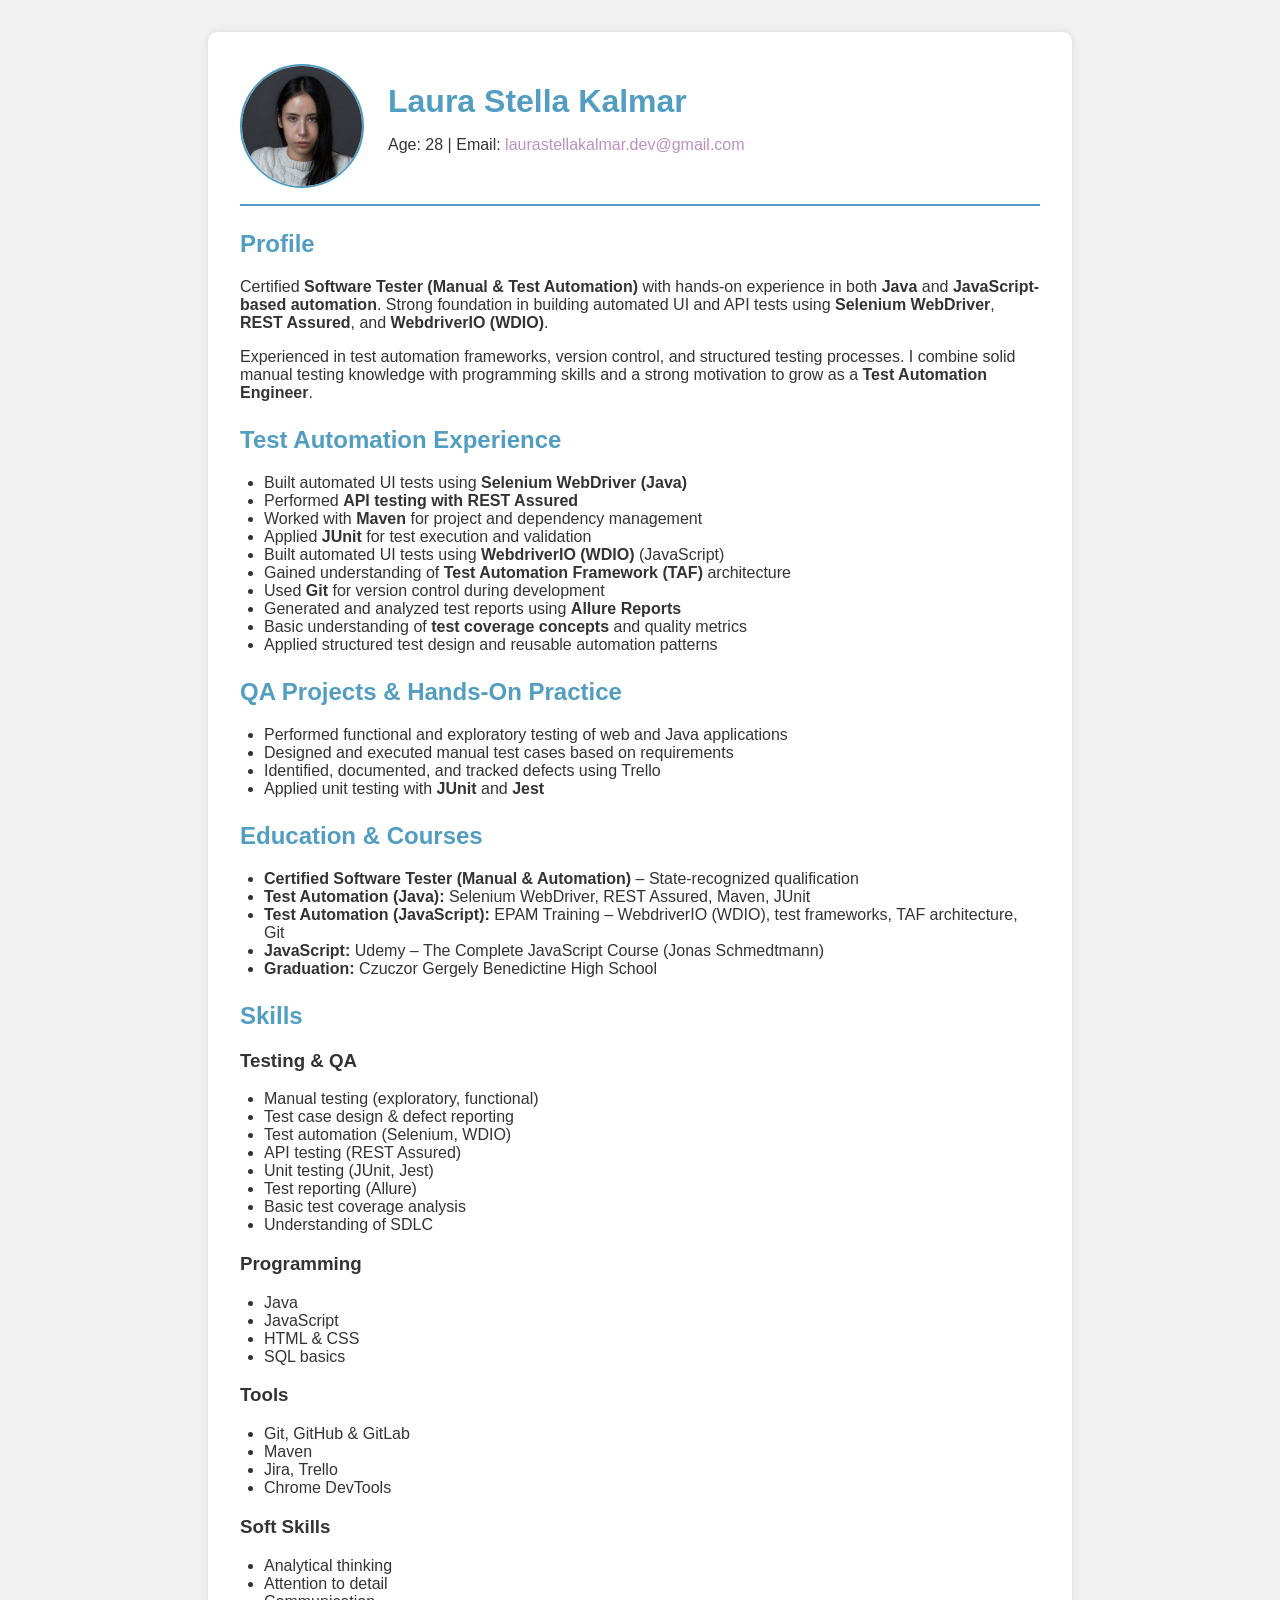
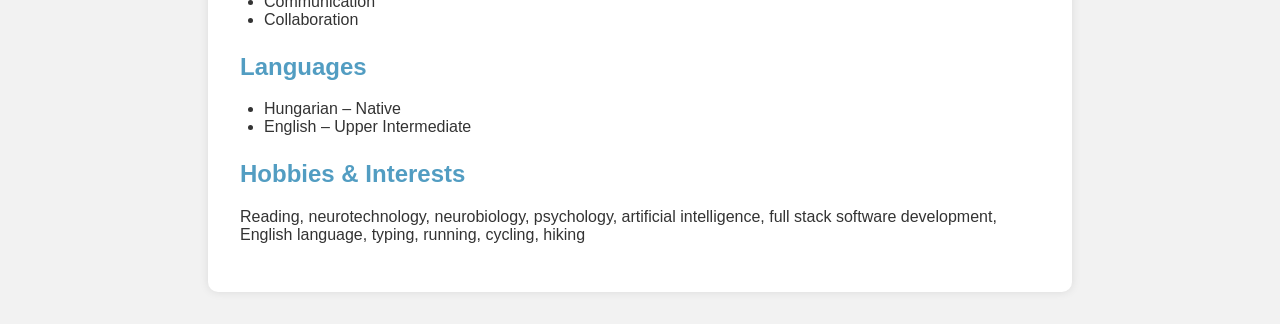
<file: index.html>
<!doctype html>
<html lang="en">
  <head>
    <meta charset="UTF-8" />
    <meta name="viewport" content="width=device-width, initial-scale=1.0" />
    <title>Laura Stella Kalmar - CV</title>
    <link rel="stylesheet" href="style.css" />
  </head>
  <body>
    <div class="container">
      <header class="header-with-photo">
        <img
          src="images/5805.jpg"
          alt="Laura Stella Kalmar"
          class="profile-pic"
        />
        <div>
          <h1>Laura Stella Kalmar</h1>
          <p>
            Age: 28 | Email:
            <a href="mailto:laurastellakalmar.dev@gmail.com"
              >laurastellakalmar.dev@gmail.com</a
            >
          </p>
        </div>
      </header>

      <!-- Profile / About -->
      <section>
        <h2>Profile</h2>
        <p>
          Certified
          <strong>Software Tester (Manual & Test Automation)</strong> with
          hands-on experience in both <strong>Java</strong> and
          <strong>JavaScript-based automation</strong>. Strong foundation in
          building automated UI and API tests using
          <strong>Selenium WebDriver</strong>, <strong>REST Assured</strong>,
          and <strong>WebdriverIO (WDIO)</strong>.
        </p>
        <p>
          Experienced in test automation frameworks, version control, and
          structured testing processes. I combine solid manual testing knowledge
          with programming skills and a strong motivation to grow as a
          <strong>Test Automation Engineer</strong>.
        </p>
      </section>

      <!-- Test Automation Experience -->
      <section>
        <h2>Test Automation Experience</h2>
        <ul>
          <li>
            Built automated UI tests using
            <strong>Selenium WebDriver (Java)</strong>
          </li>
          <li>Performed <strong>API testing with REST Assured</strong></li>
          <li>
            Worked with <strong>Maven</strong> for project and dependency
            management
          </li>
          <li>
            Applied <strong>JUnit</strong> for test execution and validation
          </li>
          <li>
            Built automated UI tests using
            <strong>WebdriverIO (WDIO)</strong> (JavaScript)
          </li>
          <li>
            Gained understanding of
            <strong>Test Automation Framework (TAF)</strong> architecture
          </li>
          <li>
            Used <strong>Git</strong> for version control during development
          </li>
          <li>
            Generated and analyzed test reports using
            <strong>Allure Reports</strong>
          </li>
          <li>
            Basic understanding of <strong>test coverage concepts</strong> and
            quality metrics
          </li>
          <li>
            Applied structured test design and reusable automation patterns
          </li>
        </ul>
      </section>

      <!-- QA Practice -->
      <section>
        <h2>QA Projects & Hands-On Practice</h2>
        <ul>
          <li>
            Performed functional and exploratory testing of web and Java
            applications
          </li>
          <li>Designed and executed manual test cases based on requirements</li>
          <li>Identified, documented, and tracked defects using Trello</li>
          <li>
            Applied unit testing with <strong>JUnit</strong> and
            <strong>Jest</strong>
          </li>
        </ul>
      </section>

      <!-- Education -->
      <section>
        <h2>Education & Courses</h2>
        <ul>
          <li>
            <strong>Certified Software Tester (Manual & Automation)</strong> –
            State-recognized qualification
          </li>
          <li>
            <strong>Test Automation (Java):</strong> Selenium WebDriver, REST
            Assured, Maven, JUnit
          </li>
          <li>
            <strong>Test Automation (JavaScript):</strong> EPAM Training –
            WebdriverIO (WDIO), test frameworks, TAF architecture, Git
          </li>
          <li>
            <strong>JavaScript:</strong> Udemy – The Complete JavaScript Course
            (Jonas Schmedtmann)
          </li>
          <li>
            <strong>Graduation:</strong> Czuczor Gergely Benedictine High School
          </li>
        </ul>
      </section>

      <!-- Skills -->
      <section>
        <h2>Skills</h2>
        <h3>Testing & QA</h3>
        <ul>
          <li>Manual testing (exploratory, functional)</li>
          <li>Test case design & defect reporting</li>
          <li>Test automation (Selenium, WDIO)</li>
          <li>API testing (REST Assured)</li>
          <li>Unit testing (JUnit, Jest)</li>
          <li>Test reporting (Allure)</li>
          <li>Basic test coverage analysis</li>
          <li>Understanding of SDLC</li>
        </ul>
        <h3>Programming</h3>
        <ul>
          <li>Java</li>
          <li>JavaScript</li>
          <li>HTML & CSS</li>
          <li>SQL basics</li>
        </ul>
        <h3>Tools</h3>
        <ul>
          <li>Git, GitHub & GitLab</li>
          <li>Maven</li>
          <li>Jira, Trello</li>
          <li>Chrome DevTools</li>
        </ul>
        <h3>Soft Skills</h3>
        <ul>
          <li>Analytical thinking</li>
          <li>Attention to detail</li>
          <li>Communication</li>
          <li>Collaboration</li>
        </ul>
      </section>

      <!-- Languages -->
      <section>
        <h2>Languages</h2>
        <ul>
          <li>Hungarian – Native</li>
          <li>English – Upper Intermediate</li>
        </ul>
      </section>

      <!-- Hobbies & Interests -->
      <section>
        <h2>Hobbies & Interests</h2>
        <p>
          Reading, neurotechnology, neurobiology, psychology, artificial
          intelligence, full stack software development, English language,
          typing, running, cycling, hiking
        </p>
      </section>
    </div>
  </body>
</html>
</file>
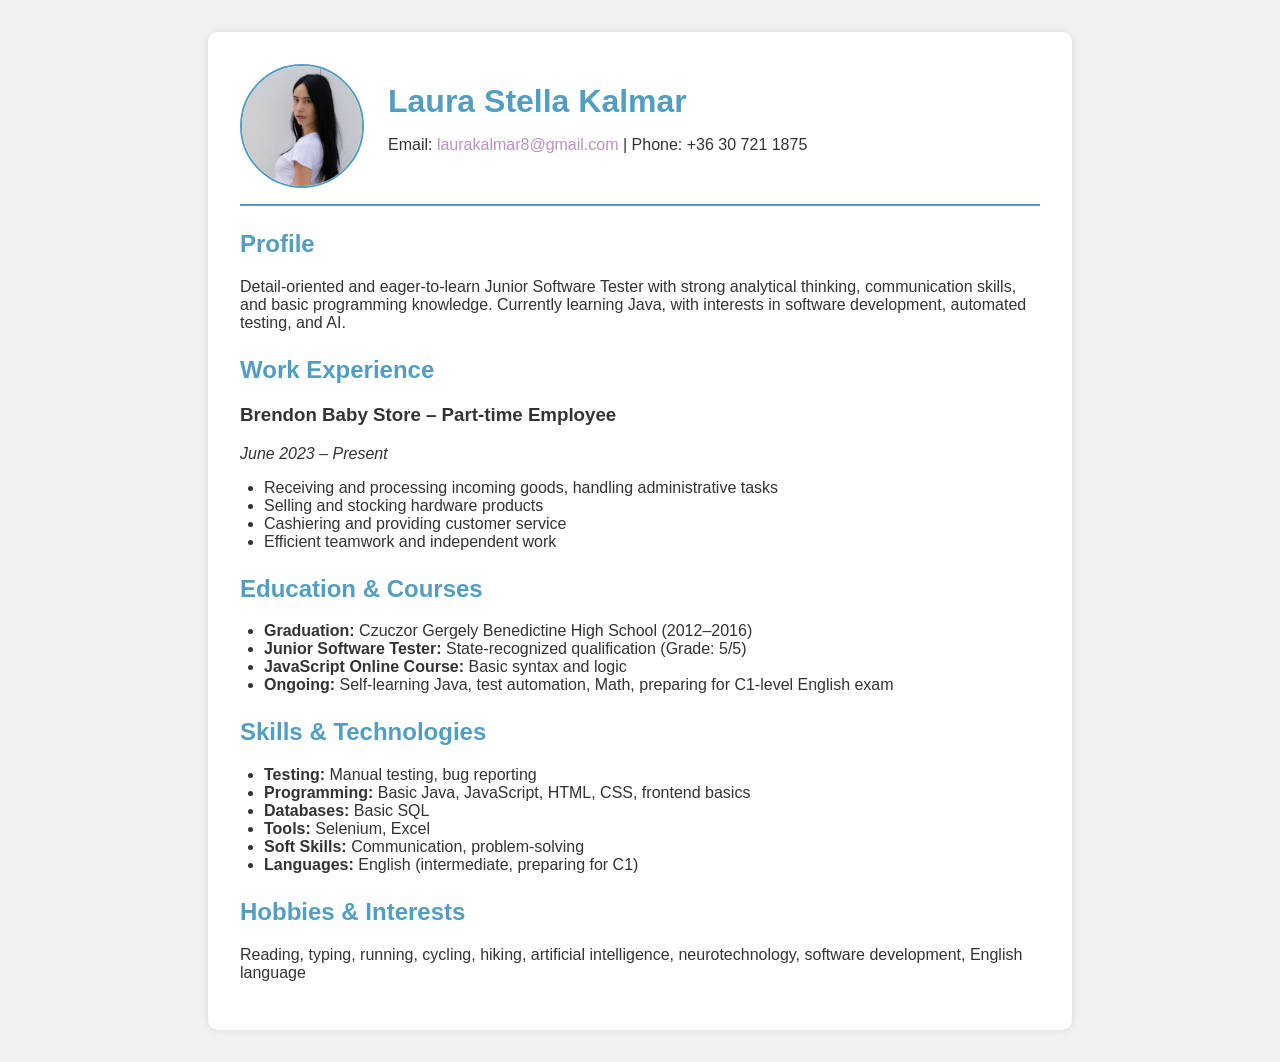
<file: laura_stella_kalmar_cv.html>
<!DOCTYPE html>
<html lang="en">
  <head>
    <meta charset="UTF-8" />
    <meta name="viewport" content="width=device-width, initial-scale=1.0" />
    <title>Laura Stella Kalmar - CV</title>
    <link rel="stylesheet" href="style.css" />
  </head>
  <body>
    <div class="container">
      <header class="header-with-photo">
        <img
          src="images/em2.jpg"
          alt="Laura Stella Kalmar"
          class="profile-pic"
        />
        <div>
          <h1>Laura Stella Kalmar</h1>
          <p>
            Email:
            <a href="mailto:laurakalmar8@gmail.com">laurakalmar8@gmail.com</a> |
            Phone: +36 30 721 1875
          </p>
        </div>
      </header>

      <section>
        <h2>Profile</h2>
        <p>
          Detail-oriented and eager-to-learn Junior Software Tester with strong
          analytical thinking, communication skills, and basic programming
          knowledge. Currently learning Java, with interests in software
          development, automated testing, and AI.
        </p>
      </section>

      <section>
        <h2>Work Experience</h2>
        <h3>Brendon Baby Store – Part-time Employee</h3>
        <p><em>June 2023 – Present</em></p>
        <ul>
          <li>
            Receiving and processing incoming goods, handling administrative
            tasks
          </li>
          <li>Selling and stocking hardware products</li>
          <li>Cashiering and providing customer service</li>
          <li>Efficient teamwork and independent work</li>
        </ul>
      </section>

      <section>
        <h2>Education & Courses</h2>
        <ul>
          <li>
            <strong>Graduation:</strong> Czuczor Gergely Benedictine High School
            (2012–2016)
          </li>
          <li>
            <strong>Junior Software Tester:</strong> State-recognized
            qualification (Grade: 5/5)
          </li>
          <li>
            <strong>JavaScript Online Course:</strong> Basic syntax and logic
          </li>
          <li>
            <strong>Ongoing:</strong> Self-learning Java, test automation, Math,
            preparing for C1-level English exam
          </li>
        </ul>
      </section>

      <section>
        <h2>Skills & Technologies</h2>
        <ul>
          <li><strong>Testing:</strong> Manual testing, bug reporting</li>
          <li>
            <strong>Programming:</strong> Basic Java, JavaScript, HTML, CSS,
            frontend basics
          </li>
          <li><strong>Databases:</strong> Basic SQL</li>
          <li><strong>Tools:</strong> Selenium, Excel</li>
          <li><strong>Soft Skills:</strong> Communication, problem-solving</li>
          <li>
            <strong>Languages:</strong> English (intermediate, preparing for C1)
          </li>
        </ul>
      </section>

      <section>
        <h2>Hobbies & Interests</h2>
        <p>
          Reading, typing, running, cycling, hiking, artificial intelligence,
          neurotechnology, software development, English language
        </p>
      </section>
    </div>
  </body>
</html>
</file>
<file: style.css>
body {
  font-family: 'Segoe UI', sans-serif;
  background-color: #f2f2f2;
  color: #333;
  margin: 0;
  padding: 0;
}

.container {
  max-width: 800px;
  margin: 2rem auto;
  padding: 2rem;
  background: #fff;
  box-shadow: 0 0 10px rgba(0, 0, 0, 0.1);
  border-radius: 10px;
}

.header-with-photo {
  display: flex;
  align-items: center;
  gap: 1.5rem;
  border-bottom: 2px solid #529dc2;
  padding-bottom: 1rem;
  margin-bottom: 1.5rem;
}

.profile-pic {
  width: 120px;
  height: 120px;
  object-fit: cover;
  border-radius: 50%;
  border: 2px solid #529dc2;
}

h1 {
  margin: 0;
  color: #529dc2;
}

h2 {
  color: #529dc2;
  margin-top: 1.5rem;
}

ul {
  padding-left: 1.5rem;
}

a {
  color: #bc91c2;
  text-decoration: none;
}
</file>
